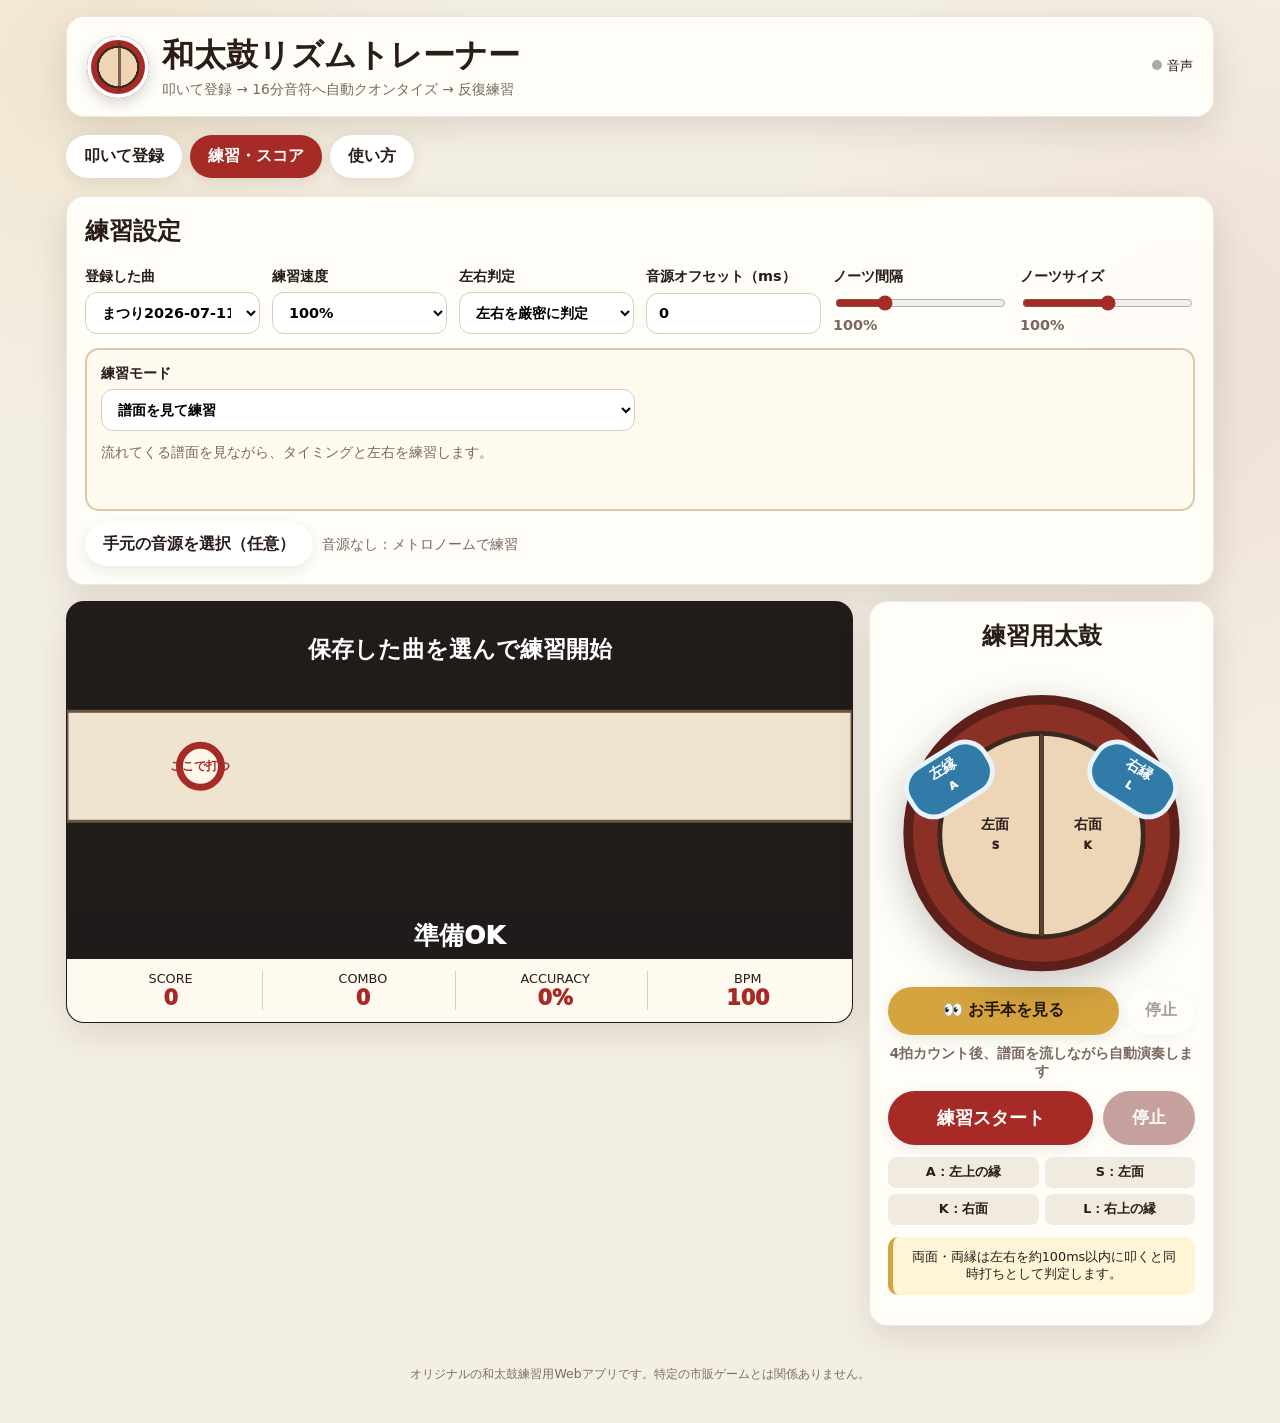
<file: index.html>
<!doctype html>
<html lang="ja">
<head>
<meta charset="utf-8">
<meta name="viewport" content="width=device-width,initial-scale=1,viewport-fit=cover">
<meta name="theme-color" content="#a62b27">
<link rel="manifest" href="./manifest.webmanifest">
<link rel="icon" href="./icon.svg" type="image/svg+xml">
<title>和太鼓リズムトレーナー</title>
<link rel="stylesheet" href="./styles.css">
</head>
<body>
<div class="app">
<header>
  <div class="brand"><div class="logo"></div><div><h1>和太鼓リズムトレーナー</h1>
  <div class="subtitle">叩いて登録 → 16分音符へ自動クオンタイズ → 反復練習</div></div></div>
  <div class="small"><span id="audioStatus" class="status-dot"></span>音声</div>
</header>

<nav class="tabs">
  <button class="tab active" data-tab="register">叩いて登録</button>
  <button class="tab" data-tab="practice">練習・スコア</button>
  <button class="tab" data-tab="help">使い方</button>
</nav>

<main>
<section id="register" class="active">
  <div class="card">
    <h2>登録設定</h2>
    <div class="grid-form">
      <label class="field">曲・フレーズ名<input id="titleInput" type="text" value="新しい練習フレーズ" maxlength="60"></label>
      <label class="field">BPM<input id="bpmInput" type="number" min="30" max="300" value="100"></label>
      <label class="field">小節数<input id="barsInput" type="number" min="1" max="32" value="4"></label>
      <label class="field">記録分解能
        <select id="quantizeInput">
          <option value="16" selected>16分音符</option>
          <option value="32">32分音符</option>
        </select>
      </label>
      <label class="field">登録前カウント<input type="text" value="4拍固定" disabled></label>
    </div>
    <div class="notice"><b>手作業で楽譜を入力する機能はありません。</b> カウント後に太鼓を叩くと、そのタイミングを記録し、終了時に選択した16分音符または32分音符へ自動クオンタイズします。</div>
  </div>
  <div class="card register-main-card">
    <div class="register-head">
      <div id="recordStatus">待機中</div>
      <div id="recordProgress">0 / 4小節</div>
    </div>
    <div id="countInVisual" class="count-in-visual" aria-label="4拍カウント">
      <div class="count-beat" data-count="1">1</div>
      <div class="count-beat" data-count="2">2</div>
      <div class="count-beat" data-count="3">3</div>
      <div class="count-beat" data-count="4">4</div>
    </div>
    <svg class="drum-svg" viewBox="0 0 320 320" aria-label="和太鼓の入力">
      <circle class="drum-shell" cx="160" cy="168" r="139"/>
      <g class="drum-zone" data-hit="donL" role="button" tabindex="0" aria-label="左の面">
        <path class="zone-shape drum-face-left" d="M160 64 A106 106 0 0 0 160 276 Z"/>
        <text x="112" y="164" class="drum-label-main">左面</text>
        <text x="112" y="185" class="drum-label-sub">S</text>
      </g>
      <g class="drum-zone" data-hit="donR" role="button" tabindex="0" aria-label="右の面">
        <path class="zone-shape drum-face-right" d="M160 64 A106 106 0 0 1 160 276 Z"/>
        <text x="208" y="164" class="drum-label-main">右面</text>
        <text x="208" y="185" class="drum-label-sub">K</text>
      </g>
      <line class="drum-face-divider" x1="160" y1="65" x2="160" y2="275"/>
      <g class="drum-zone rim-zone rim-left" data-rim="left" data-hit="kaL" role="button" tabindex="0" aria-label="左上の縁">
        <rect class="zone-shape rim-shape" x="-46" y="-28" width="92" height="56" rx="24"/>
        <text x="0" y="-8" class="drum-label-main">左縁</text>
        <text x="0" y="11" class="drum-label-sub">A</text>
      </g>
      <g class="drum-zone rim-zone rim-right" data-rim="right" data-hit="kaR" role="button" tabindex="0" aria-label="右上の縁">
        <rect class="zone-shape rim-shape" x="-46" y="-28" width="92" height="56" rx="24"/>
        <text x="0" y="-8" class="drum-label-main">右縁</text>
        <text x="0" y="11" class="drum-label-sub">L</text>
      </g>
    </svg>
    <p class="tap-guidance">見えている打面をそのままタップしてください。縁は左上・右上です。</p>
    <div class="calib-toggle-wrap"><button id="toggleCalibBtn" class="btn gold" type="button">位置調整モード</button></div>
    <div id="calibPanel" class="calib-panel">
      <div class="calib-grid">
        <div class="calib-group">
          <h3>左縁の位置</h3>
          <div class="calib-row"><label for="calibLeftX">左右</label><input id="calibLeftX" type="range" min="-60" max="60" step="1" value="0"><output id="calibLeftXVal">0</output></div>
          <div class="calib-row"><label for="calibLeftY">上下</label><input id="calibLeftY" type="range" min="-60" max="60" step="1" value="0"><output id="calibLeftYVal">0</output></div>
          <div class="calib-row"><label for="calibLeftRot">角度</label><input id="calibLeftRot" type="range" min="-60" max="-5" step="1" value="-32"><output id="calibLeftRotVal">-32</output></div>
        </div>
        <div class="calib-group">
          <h3>右縁の位置</h3>
          <div class="calib-row"><label for="calibRightX">左右</label><input id="calibRightX" type="range" min="-60" max="60" step="1" value="0"><output id="calibRightXVal">0</output></div>
          <div class="calib-row"><label for="calibRightY">上下</label><input id="calibRightY" type="range" min="-60" max="60" step="1" value="0"><output id="calibRightYVal">0</output></div>
          <div class="calib-row"><label for="calibRightRot">角度</label><input id="calibRightRot" type="range" min="5" max="60" step="1" value="32"><output id="calibRightRotVal">32</output></div>
        </div>
      </div>
      <div class="calib-actions">
        <button id="saveCalibBtn" class="btn primary" type="button">この位置で保存</button>
        <button id="resetCalibBtn" class="btn" type="button">初期位置に戻す</button>
      </div>
      <div class="calib-note">スライダーを動かすと、登録用太鼓と練習用太鼓の両方にすぐ反映されます。</div>
    </div>
    <div class="register-controls">
      <button id="recordBtn" class="btn primary">4拍カウント後に登録</button>
      <button id="stopRecordBtn" class="btn danger" disabled>途中終了</button>
      <button id="clearRecordBtn" class="btn" disabled>録り直す</button>
    </div>
    <div id="hitStream" class="mobile-hit-stream"></div>
    <div class="muted small" style="margin-top:7px">登録中は譜面を表示せず、終了後に選択した分解能へ自動変換します。</div>
  </div>

  <div id="generatedPanel" class="card generated">
    <h2 id="generatedTitle">自動生成された譜面</h2>
    <p id="generatedDescription" class="muted">演奏タイミングを選択した分解能へ丸めています。</p>
    <div class="summary-grid">
      <div class="summary-box">記録打数<strong id="rawCount">0</strong></div>
      <div class="summary-box">生成音符数<strong id="noteCount">0</strong></div>
      <div class="summary-box">クオンタイズ<strong id="summaryDivision">16分</strong></div>
      <div class="summary-box">BPM<strong id="summaryBpm">100</strong></div>
    </div>
    <div id="generatedChart" class="chart-wrap"></div>
    <div class="edit-panel">
      <div class="edit-toolbar">
        <button id="toggleEditBtn" class="btn gold" type="button">譜面修正モード</button>
        <span id="editModeStatus" class="small muted">オフ</span>
      </div>
      <div class="small muted">修正モード中は、下の音を選んでマスをタップすると変更できます。</div>
      <div id="editPalette" class="edit-palette">
        <button class="edit-note-btn selected" data-edit-note="">休</button>
        <button class="edit-note-btn n-don" data-edit-note="donL">左面</button>
        <button class="edit-note-btn n-don" data-edit-note="donR">右面</button>
        <button class="edit-note-btn n-ka" data-edit-note="kaL">左縁</button>
        <button class="edit-note-btn n-ka" data-edit-note="kaR">右縁</button>
        <button class="edit-note-btn n-don n-big" data-edit-note="bigDon">両面</button>
        <button class="edit-note-btn n-ka n-big" data-edit-note="bigKa">両縁</button>
      </div>
    </div>
    <div class="inline" style="margin-top:13px">
      <button id="saveBtn" class="btn primary">この曲を保存</button>
      <button id="exportBtn" class="btn secondary">JSONを書き出す</button>
      <button id="redoBtn" class="btn gold">録り直す</button>
    </div>
  </div>

  <div class="card">
    <h2>保存済みの曲</h2>
    <div class="inline" style="margin-bottom:12px">
      <label class="btn" for="importInput">JSONを読み込む</label>
      <input id="importInput" type="file" accept=".json,application/json" hidden>
    </div>
    <div id="savedList" class="saved-list"></div>
  </div>
</section>

<section id="practice">
  <div class="card">
    <h2>練習設定</h2>
    <div class="grid-form">
      <label class="field">登録した曲<select id="practiceSelect"></select></label>
      <label class="field">練習速度
        <select id="speedSelect"><option value=".5">50%</option><option value=".75">75%</option><option value="1" selected>100%</option><option value="1.25">125%</option></select>
      </label>
      <label class="field">左右判定
        <select id="handMode"><option value="strict" selected>左右を厳密に判定</option><option value="sound">ドン／カッだけ判定</option></select>
      </label>
      <label class="field">音源オフセット（ms）<input id="offsetInput" type="number" min="-5000" max="5000" value="0"></label>
      <label class="field">ノーツ間隔<input id="spacingInput" type="range" min="70" max="180" value="100"><span id="spacingValue" class="small muted">100%</span></label>
      <label class="field">ノーツサイズ<input id="noteSizeInput" type="range" min="70" max="130" value="100"><span id="noteSizeValue" class="small muted">100%</span></label>
    </div>
    <div class="inline" style="margin-top:12px">
      <label class="btn" for="audioInput">手元の音源を選択（任意）</label>
      <input id="audioInput" type="file" accept="audio/*" hidden>
      <span id="audioFileName" class="muted">音源なし：メトロノームで練習</span>
    </div>
  </div>

  <div class="practice-layout">
    <div>
      <div class="card lane-card">
        <canvas id="lane"></canvas>
        <div id="judgement" class="judgement">準備OK</div>
        <div class="hud">
          <div class="hud-box"><div class="small">SCORE</div><div id="score" class="hud-value">0</div></div>
          <div class="hud-box"><div class="small">COMBO</div><div id="combo" class="hud-value">0</div></div>
          <div class="hud-box"><div class="small">ACCURACY</div><div id="accuracy" class="hud-value">0%</div></div>
          <div class="hud-box"><div class="small">BPM</div><div id="effectiveBpm" class="hud-value">100</div></div>
        </div>
      </div>
      <div id="resultPanel" class="result">
        <h3>練習結果</h3>
        <div class="result-grid"><div>良<strong id="greatCount">0</strong></div><div>可<strong id="goodCount">0</strong></div><div>不可<strong id="missCount">0</strong></div></div>
        <p style="text-align:center">最終スコア：<strong id="finalScore">0</strong></p>
        <p id="highScoreText" style="text-align:center;font-weight:850"></p>
      </div>
    </div>

    <div class="card drum-card">
      <h2>練習用太鼓</h2>
      <svg class="drum-svg" viewBox="0 0 320 320" aria-label="和太鼓の入力">
        <circle class="drum-shell" cx="160" cy="168" r="139"/>
        <g class="drum-zone" data-hit="donL" role="button" tabindex="0" aria-label="左の面"><path class="zone-shape drum-face-left" d="M160 64 A106 106 0 0 0 160 276 Z"/><text x="112" y="164" class="drum-label-main">左面</text><text x="112" y="185" class="drum-label-sub">S</text></g>
        <g class="drum-zone" data-hit="donR" role="button" tabindex="0" aria-label="右の面"><path class="zone-shape drum-face-right" d="M160 64 A106 106 0 0 1 160 276 Z"/><text x="208" y="164" class="drum-label-main">右面</text><text x="208" y="185" class="drum-label-sub">K</text></g>
        <line class="drum-face-divider" x1="160" y1="65" x2="160" y2="275"/>
        <g class="drum-zone rim-zone rim-left" data-rim="left" data-hit="kaL" role="button" tabindex="0" aria-label="左上の縁"><rect class="zone-shape rim-shape" x="-46" y="-28" width="92" height="56" rx="24"/><text x="0" y="-8" class="drum-label-main">左縁</text><text x="0" y="11" class="drum-label-sub">A</text></g>
        <g class="drum-zone rim-zone rim-right" data-rim="right" data-hit="kaR" role="button" tabindex="0" aria-label="右上の縁"><rect class="zone-shape rim-shape" x="-46" y="-28" width="92" height="56" rx="24"/><text x="0" y="-8" class="drum-label-main">右縁</text><text x="0" y="11" class="drum-label-sub">L</text></g>
      </svg>
      <div class="practice-start-controls"><button id="startPracticeBtn" class="btn primary">練習スタート</button><button id="stopPracticeBtn" class="btn danger" disabled>停止</button></div>
      <div class="key-help"><span>A：左上の縁</span><span>S：左面</span><span>K：右面</span><span>L：右上の縁</span></div>
      <div class="notice small">両面・両縁は左右を約100ms以内に叩くと同時打ちとして判定します。</div>
    </div>
  </div>
</section>

<section id="help">
  <div class="card">
    <h2>使い方</h2>
    <ol>
      <li>曲名、BPM、小節数を設定します。</li>
      <li>「登録開始」を押すと、必ず4拍のクリックが鳴ります。4拍の後から記録が始まります。</li>
      <li>カウント後、画面上の太鼓またはA・S・K・Lキーで演奏します。</li>
      <li>終了すると、選択した16分音符または32分音符へ自動クオンタイズした譜面が生成されます。</li>
      <li>保存後、「練習・スコア」から選んで反復練習します。</li>
    </ol>
    <h3>クオンタイズ仕様</h3>
    <p>16分音符では1拍を4分割、32分音符では1拍を8分割し、最も近い位置へ丸めます。同じ位置で左右の面、または左右の縁を約100ms以内に叩いた場合は両手打ちとして保存します。</p>
    <h3>標準搭載曲</h3>
    <p><b>まつり2026-07-11</b> をHTML内部に収録しています。別の端末で初めて開いた場合も、JSONの読み込みなしで練習できます。譜面修正後に保存した場合は、その端末では修正版が優先されます。</p>
    <h3>配布について</h3>
    <p>GitHub Pagesで公開したURLをiPhoneのSafariで開くと利用できます。ホーム画面へ追加するとアプリのように起動できます。</p>
  </div>
</section>
</main>
<footer>オリジナルの和太鼓練習用Webアプリです。特定の市販ゲームとは関係ありません。</footer>
</div>
<script src="./app.js"></script>
</body>
</html>
</file>
<file: styles.css>
:root{
  --bg:#f4efe5;--paper:#fffdf8;--ink:#291d18;--muted:#79685e;
  --red:#a62b27;--red2:#da5b48;--blue:#2d78a6;--gold:#d5a43e;
  --line:#d9cdbd;--dark:#211b19;--shadow:0 12px 34px rgba(56,35,20,.12);
}
*{box-sizing:border-box}
html,body{margin:0;min-height:100%;background:var(--bg);color:var(--ink);font-family:system-ui,-apple-system,"Hiragino Sans","Yu Gothic UI","Yu Gothic",sans-serif}
body{background-image:radial-gradient(circle at 7% 5%,rgba(213,164,62,.13),transparent 24rem),radial-gradient(circle at 93% 25%,rgba(166,43,39,.08),transparent 28rem)}
button,input,select{font:inherit}button{cursor:pointer}
.app{max-width:1180px;margin:auto;padding:16px}
header{display:flex;align-items:center;justify-content:space-between;gap:14px;background:rgba(255,253,248,.97);border:1px solid rgba(166,43,39,.12);border-radius:18px;padding:17px 20px;box-shadow:var(--shadow)}
.brand{display:flex;align-items:center;gap:13px}.brand h1{margin:0;font-size:clamp(1.25rem,3vw,2rem)}
.subtitle{margin-top:3px;color:var(--muted);font-size:.86rem}
.logo{width:62px;height:62px;border-radius:50%;position:relative;background:radial-gradient(circle,#efd4b5 0 43%,#3b281f 44% 48%,var(--red) 49% 71%,#641f19 72%);box-shadow:inset 0 0 0 4px #fff,0 5px 14px rgba(0,0,0,.16)}
.logo:before{content:"";position:absolute;top:11%;bottom:11%;left:50%;width:3px;background:#4b3328;opacity:.7}
.tabs{display:flex;flex-wrap:wrap;gap:8px;margin:18px 0}
.tab,.btn{border:0;border-radius:999px;padding:11px 18px;background:#fff;color:var(--ink);font-weight:850;box-shadow:0 4px 14px rgba(45,31,22,.09)}
.tab.active,.btn.primary{background:var(--red);color:#fff}.btn.secondary{background:var(--blue);color:#fff}.btn.gold{background:var(--gold);color:#25170e}.btn.danger{background:#77211f;color:#fff}.btn:disabled{opacity:.42;cursor:not-allowed}
main section{display:none}main section.active{display:block}
.card{background:rgba(255,253,248,.97);border:1px solid rgba(69,45,29,.1);border-radius:18px;padding:18px;margin-bottom:16px;box-shadow:var(--shadow)}
.card h2,.card h3{margin-top:0}.grid-form{display:grid;grid-template-columns:repeat(auto-fit,minmax(165px,1fr));gap:12px}
label.field{display:grid;gap:6px;font-size:.9rem;font-weight:800}
input[type=text],input[type=number],select{width:100%;padding:11px 12px;border:1px solid var(--line);border-radius:12px;background:#fff}
.inline{display:flex;align-items:center;gap:9px;flex-wrap:wrap}.small{font-size:.8rem}.muted{font-size:.9rem;color:var(--muted)}
.notice{margin:12px 0;padding:12px 14px;border-left:5px solid var(--gold);border-radius:10px;background:#fff5d6}
.register-layout,.practice-layout{display:grid;grid-template-columns:minmax(0,1fr) 345px;gap:16px}
@media(max-width:860px){.register-layout,.practice-layout{grid-template-columns:1fr}.app{padding:10px}.card{padding:14px}header{padding:13px 14px}.brand .logo{width:50px;height:50px;flex:0 0 50px}.register-main-card{padding:13px}}
.drum-card{text-align:center}
.drum-svg{display:block;width:100%;max-width:380px;height:auto;aspect-ratio:1;margin:8px auto 4px;touch-action:none;user-select:none;-webkit-user-select:none;-webkit-tap-highlight-color:transparent;filter:drop-shadow(0 13px 20px rgba(0,0,0,.22));overflow:visible}
.drum-zone{cursor:pointer;outline:none}.drum-zone .zone-shape{transition:transform .055s ease,filter .08s ease;transform-box:fill-box;transform-origin:center}.drum-zone:active .zone-shape,.drum-zone.flash .zone-shape{transform:scale(.94);filter:brightness(1.3)}
.drum-zone text{pointer-events:none;font-weight:1000;fill:#2c211b;text-anchor:middle}.drum-zone.rim-zone text{fill:#fff}
.drum-shell{fill:#8b3025;stroke:#5d1f19;stroke-width:10}.drum-face-left,.drum-face-right{fill:#efd5b7;stroke:#3b281f;stroke-width:5}.drum-face-divider{stroke:#5c4435;stroke-width:3;pointer-events:none}.rim-shape{fill:#317ba8;stroke:#e8f4fb;stroke-width:5}.drum-label-main{font-size:15px}.drum-label-sub{font-size:11px;font-weight:800}
.key-help{display:grid;grid-template-columns:1fr 1fr;gap:6px;font-size:.8rem}.key-help span{padding:7px;border-radius:8px;background:#f0eadf;font-weight:800;text-align:center}
.practice-start-controls{display:grid;grid-template-columns:minmax(0,1fr) auto;gap:10px;margin:10px 0 12px}.practice-start-controls .btn{min-height:54px;font-size:1.05rem}.practice-start-controls #startPracticeBtn{width:100%;font-size:1.15rem}.practice-start-controls #stopPracticeBtn{min-width:92px}
@media(max-width:420px){.practice-start-controls{grid-template-columns:minmax(0,1fr) 88px;gap:8px}.practice-start-controls .btn{padding-left:10px;padding-right:10px}}
@media(max-width:860px){#practice.practice-live .lane-card{position:sticky;top:4px;z-index:80;margin-bottom:8px;box-shadow:0 12px 30px rgba(31,24,20,.30);border-radius:14px}#practice.practice-live #lane{height:165px}#practice.practice-live .judgement{min-height:34px;padding:4px;font-size:1.15rem}#practice.practice-live .hud{padding:6px 4px;gap:2px}#practice.practice-live .hud-value{font-size:1rem}#practice.practice-live .hud-box .small{font-size:.63rem}}
input[type=range]{accent-color:var(--red);padding:0}.field .small.muted{margin-top:-2px}.drum-svg .drum-zone{pointer-events:all}
.calib-toggle-wrap{margin:10px 0 4px;text-align:center}.calib-panel{display:none;margin-top:10px;padding:12px;border:1px solid var(--line);border-radius:14px;background:#fffaf2;text-align:left}.calib-panel.show{display:block}.calib-grid{display:grid;grid-template-columns:1fr 1fr;gap:10px}@media(max-width:560px){.calib-grid{grid-template-columns:1fr}}.calib-group{padding:10px;border:1px solid #e3d9c8;border-radius:12px;background:#fff}.calib-group h3{margin:0 0 8px;font-size:1rem}.calib-row{display:grid;grid-template-columns:88px 1fr 52px;gap:8px;align-items:center;margin:6px 0}.calib-row label{font-size:.85rem;font-weight:800;color:var(--ink)}.calib-row output{font-size:.82rem;color:var(--muted);text-align:right}.calib-actions{display:flex;gap:8px;flex-wrap:wrap;justify-content:center;margin-top:10px}.calib-note{font-size:.82rem;color:var(--muted);text-align:center;margin-top:8px}
.edit-panel{margin-top:12px;padding:12px;border:1px solid var(--line);border-radius:14px;background:#fffaf5}.edit-toolbar{display:flex;gap:8px;flex-wrap:wrap;align-items:center;margin-bottom:10px}.edit-palette{display:flex;gap:8px;flex-wrap:wrap;margin-top:10px}.edit-note-btn{border:2px solid transparent;border-radius:10px;padding:8px 10px;background:#eee;font-weight:900;min-width:72px;text-align:center}.edit-note-btn.selected{border-color:var(--gold);box-shadow:0 0 0 3px rgba(213,164,62,.24)}.edit-note-btn.n-don{background:#f6c4ba}.edit-note-btn.n-ka{background:#bfe0f3}.edit-note-btn.n-big{box-shadow:inset 0 0 0 2px #fff}.step.editable{cursor:pointer}.step.editable:hover{outline:2px solid rgba(166,43,39,.25)}
.record-panel{min-height:390px;display:flex;flex-direction:column}.record-display{flex:1;border-radius:16px;background:var(--dark);color:#fff;padding:18px;position:relative;overflow:hidden}.record-display:before{content:"";position:absolute;inset:0;background:linear-gradient(90deg,transparent 49.7%,rgba(255,255,255,.08) 50%,transparent 50.3%),repeating-linear-gradient(90deg,transparent 0 24.8%,rgba(255,255,255,.05) 25% 25.3%);pointer-events:none}.record-top{position:relative;z-index:1;display:flex;justify-content:space-between;gap:10px;align-items:flex-start}#recordStatus{font-size:clamp(1.25rem,4vw,2rem);font-weight:1000}#recordProgress{font-size:1.05rem;font-weight:850;color:#f1c35f}.hit-stream{position:relative;z-index:1;display:flex;align-items:flex-end;gap:8px;min-height:205px;overflow:hidden;padding:16px 8px}.hit-chip{flex:0 0 auto;width:58px;height:58px;border-radius:50%;display:flex;align-items:center;justify-content:center;text-align:center;color:#fff;font-size:.72rem;font-weight:1000;border:3px solid rgba(255,255,255,.78);animation:pop .12s ease-out}.hit-don{background:#d44d3f}.hit-ka{background:#3d8dbe}.hit-big{width:72px;height:72px}@keyframes pop{from{transform:scale(.65)}to{transform:scale(1)}}.record-instruction{position:relative;z-index:1;color:#dacfc8;text-align:center}
.register-main-card{max-width:620px;margin-left:auto;margin-right:auto;text-align:center}.register-head{display:flex;justify-content:space-between;align-items:center;gap:10px;text-align:left;margin-bottom:4px}.register-head #recordStatus{font-size:clamp(1.25rem,5vw,2rem);font-weight:1000}.register-head #recordProgress{font-size:1rem;font-weight:900;color:var(--red)}.count-in-visual{display:grid;grid-template-columns:repeat(4,1fr);gap:8px;max-width:330px;margin:8px auto 2px}.count-beat{height:38px;border-radius:999px;background:#e7dfd2;color:#77685e;display:flex;align-items:center;justify-content:center;font-weight:1000;border:2px solid transparent}.count-beat.active{background:var(--gold);color:#24170f;border-color:#fff;box-shadow:0 0 0 3px rgba(213,164,62,.25);transform:scale(1.08)}.count-beat.done{background:#5d4a3d;color:#fff}.register-controls{display:grid;grid-template-columns:1.3fr 1fr;gap:9px;margin-top:10px}.register-controls .btn{width:100%;padding:14px 10px}.register-controls #clearRecordBtn{grid-column:1/-1}.mobile-hit-stream{min-height:76px;background:#211b19;border-radius:14px;margin-top:12px;padding:8px;display:flex;align-items:center;gap:7px;overflow:hidden}.mobile-hit-stream .hit-chip{width:50px;height:50px;font-size:.66rem}.tap-guidance{font-size:.86rem;color:var(--muted);margin:5px 0 0}@media(min-width:861px){.register-main-card{max-width:720px}.register-controls{grid-template-columns:1.2fr 1fr 1fr}.register-controls #clearRecordBtn{grid-column:auto}}
.status-dot{display:inline-block;width:10px;height:10px;border-radius:50%;margin-right:5px;background:#aaa}.status-dot.on{background:#35a65a}.generated{display:none}.generated.show{display:block}.summary-grid{display:grid;grid-template-columns:repeat(auto-fit,minmax(130px,1fr));gap:9px;margin:12px 0}.summary-box{padding:10px;border:1px solid var(--line);border-radius:12px;background:#fff;text-align:center}.summary-box strong{display:block;font-size:1.35rem;color:var(--red)}.chart-wrap{overflow:auto;border:1px solid var(--line);border-radius:14px;background:#fff;padding:10px}.measure{min-width:790px;margin-bottom:13px}.measure-title{font-weight:1000;margin:5px 0}.step-grid{display:grid;gap:4px}.step{min-height:57px;border:1px solid #d7d0c7;border-radius:8px;background:#faf8f3;padding:4px;display:flex;flex-direction:column;align-items:center;justify-content:center;position:relative;font-weight:900;font-size:.74rem}.step.beat-start{border-left:3px solid #473a31}.step .num{position:absolute;top:2px;left:4px;font-size:.6rem;color:#85776d;font-weight:500}.step[data-type=donL],.step[data-type=donR]{background:#f6c4ba}.step[data-type=kaL],.step[data-type=kaR]{background:#bfe0f3}.step[data-type=bigDon]{background:#ed8f7e;box-shadow:inset 0 0 0 3px #fff}.step[data-type=bigKa]{background:#78bde5;box-shadow:inset 0 0 0 3px #fff}.saved-list{display:grid;gap:8px}.saved-item{display:flex;align-items:center;justify-content:space-between;gap:10px;border:1px solid var(--line);padding:11px;border-radius:12px;background:#fff}.lane-card{padding:0;overflow:hidden;background:#201b1a}#lane{width:100%;height:310px;display:block;background:#211c19}.judgement{min-height:44px;text-align:center;font-size:1.55rem;font-weight:1000;padding:7px;color:#fff}.hud{display:grid;grid-template-columns:repeat(4,1fr);gap:8px;padding:12px;background:#fffaf0}.hud-box{text-align:center;border-right:1px solid var(--line)}.hud-box:last-child{border-right:0}.hud-value{font-size:1.3rem;font-weight:1000;color:var(--red)}.result{display:none;margin-top:12px;border:2px solid var(--gold);border-radius:14px;padding:14px;background:#fff9e8}.result.show{display:block}.result-grid{display:grid;grid-template-columns:repeat(3,1fr);gap:8px;text-align:center}.result strong{display:block;font-size:1.4rem}footer{padding:24px 6px;color:#7c6b61;text-align:center;font-size:.78rem}code{background:#efe8dd;padding:2px 5px;border-radius:5px}
</file>
